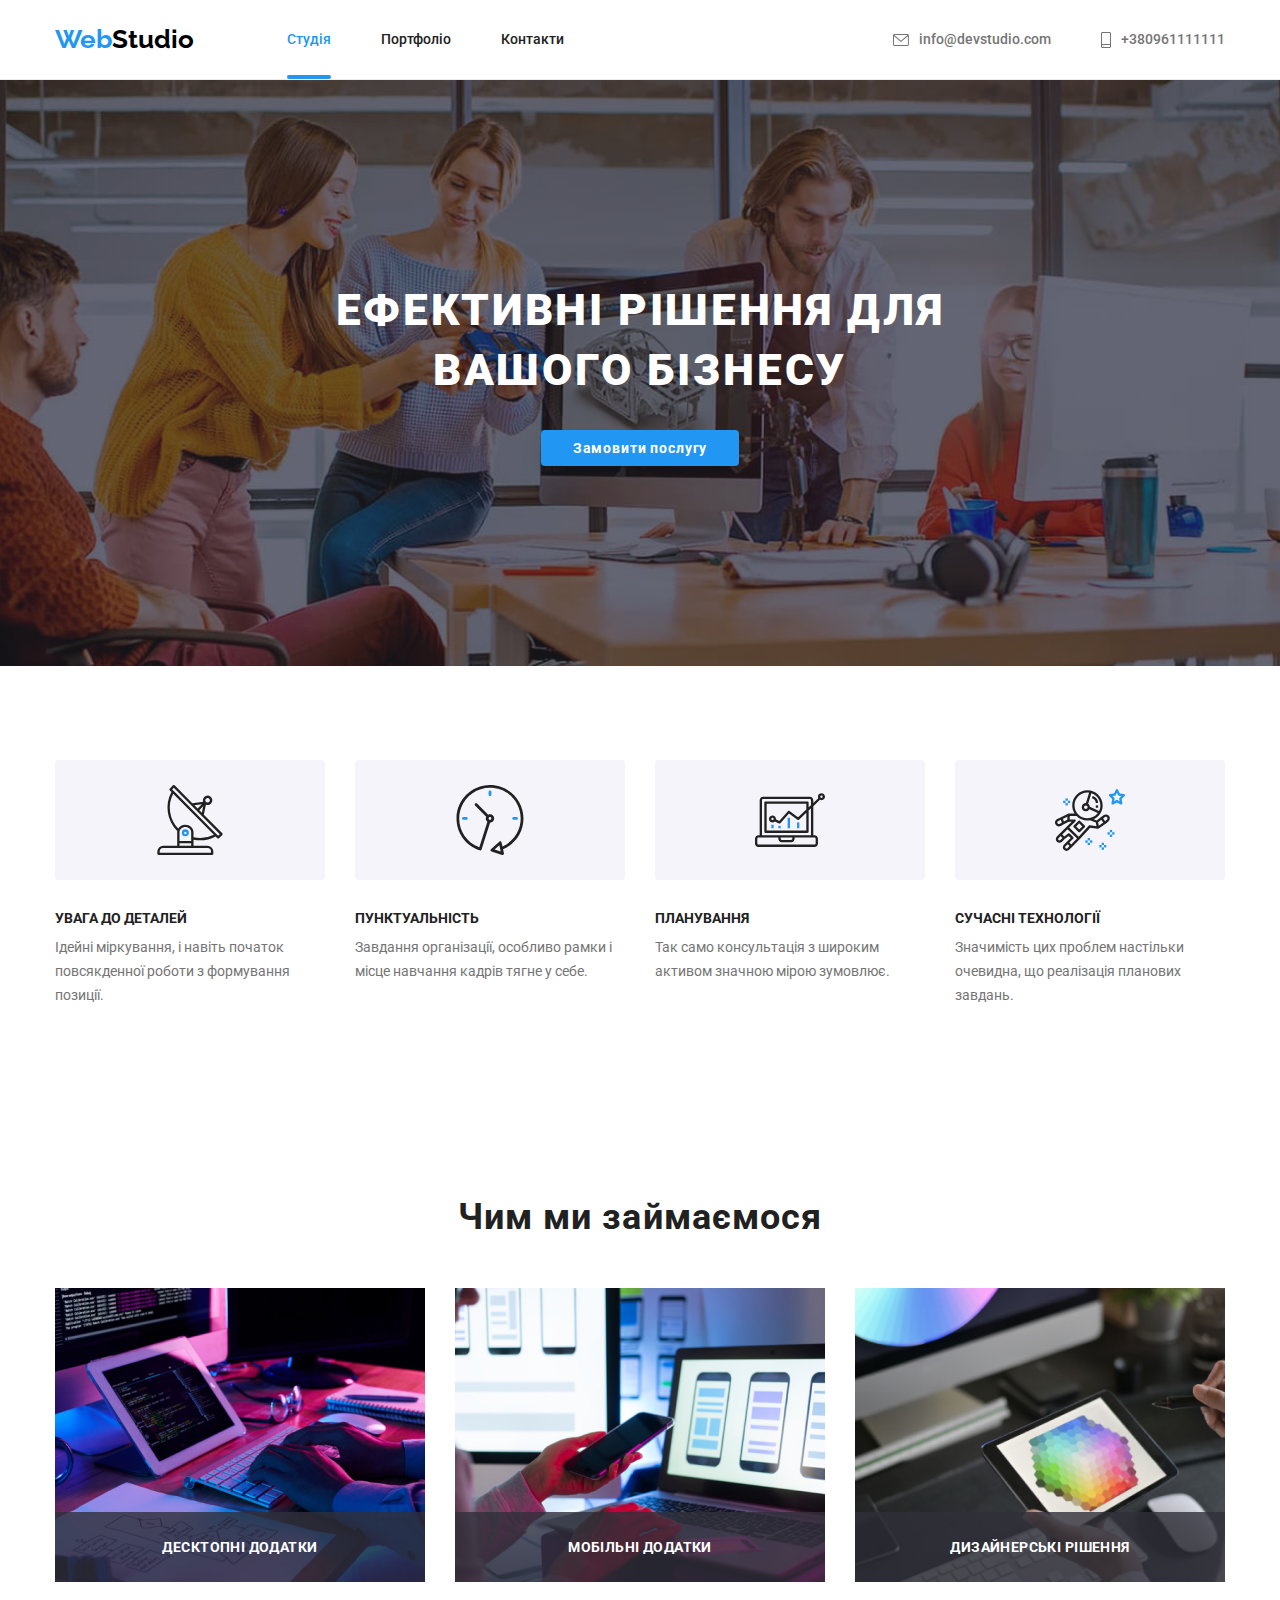
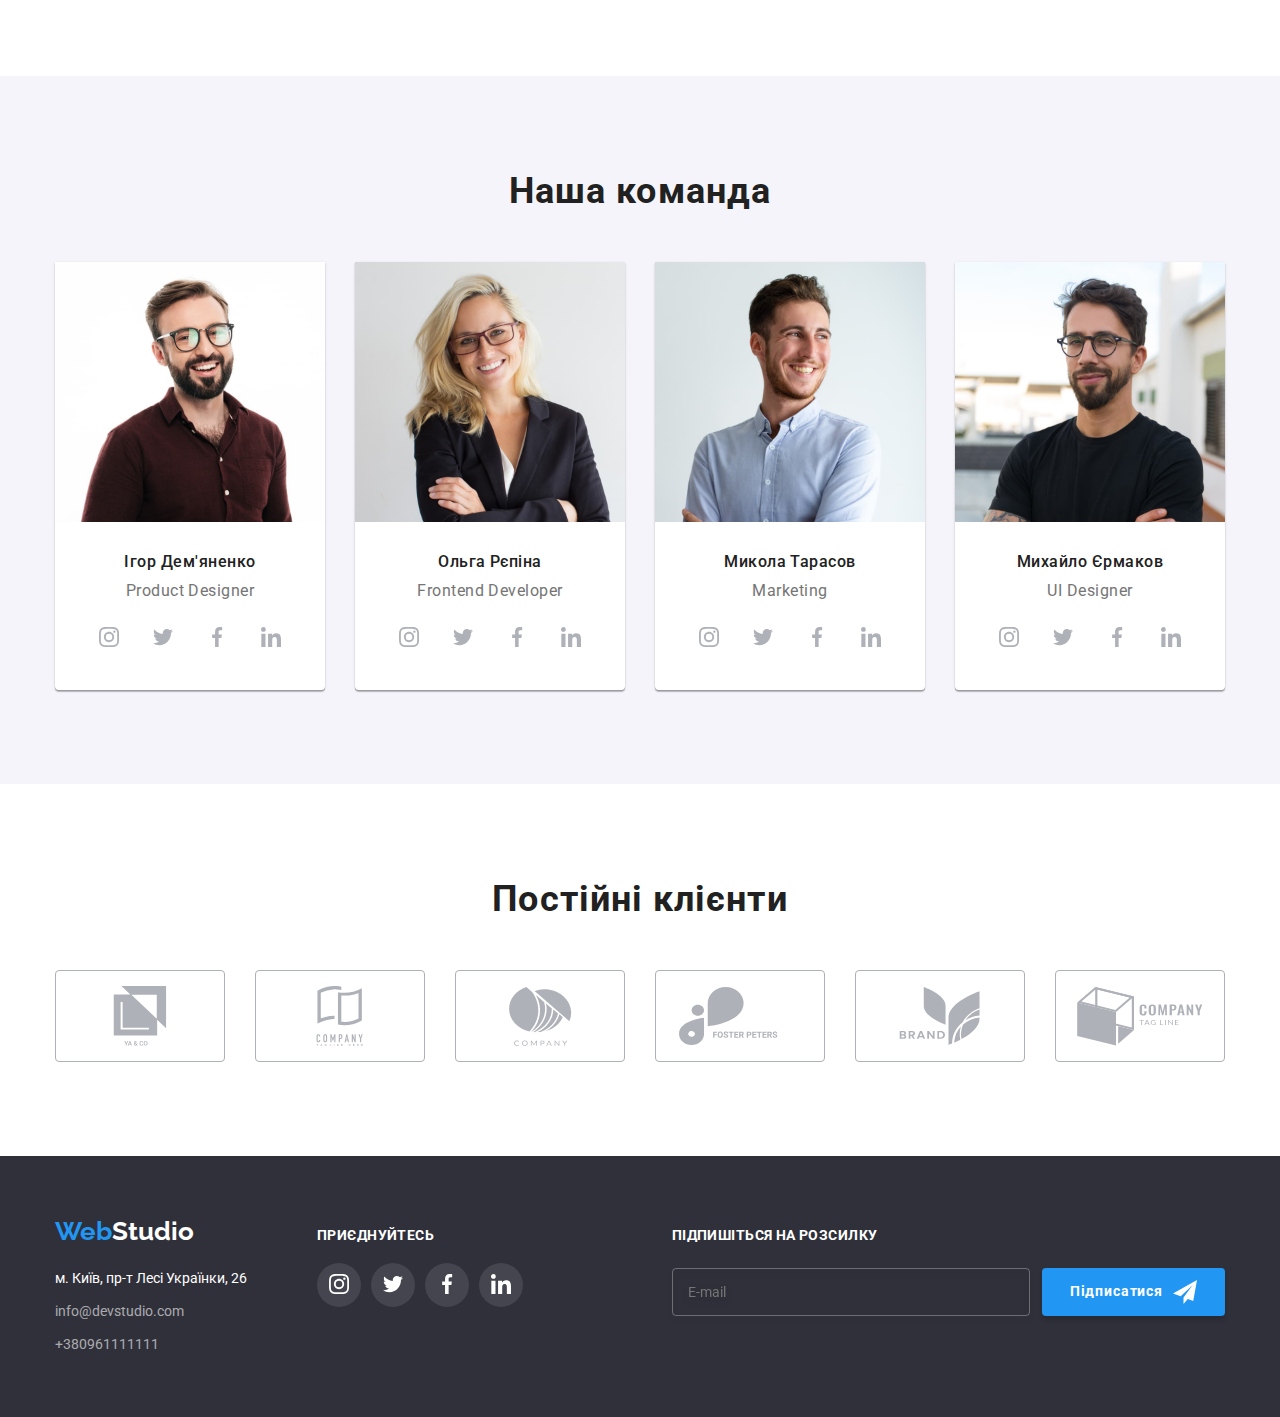
<file: index.html>
<!DOCTYPE html>
<html lang="uk">
  <head>
    <meta charset="UTF-8" />
    <meta http-equiv="X-UA-Compatible" content="IE=edge" />
    <meta name="viewport" content="width=device-width, initial-scale=1.0" />
    <link rel="stylesheet" href="./css/styles.css" />
    <link rel="preconnect" href="https://fonts.googleapis.com" />
    <link rel="preconnect" href="https://fonts.gstatic.com" crossorigin />
    <link
      href="https://cdnjs.cloudflare.com/ajax/libs/modern-normalize/1.1.0/modern-normalize.min.css"
      rel="stylesheet"
    />
    <link
      href="https://fonts.googleapis.com/css2?family=Raleway:wght@700&amp;family=Roboto:wght@400;500;700;900&amp;display=swap"
      rel="stylesheet"
    />
    <link rel="stylesheet" href="./css/styles.css" />
    <title>Студія</title>
  </head>
  <body>
    <header class="page-header">
      <nav class="container main-nav">
        <a href="./index.html" class="logo">
          <span class="logo-web">Web</span>Studio</a
        >
        <ul class="site-nav list">
          <li class="iteam">
            <a href="./index.html" class="link current">Студія</a>
          </li>
          <li class="iteam">
            <a href="./portfolio.html" class="link">Портфоліо</a>
          </li>
          <li class="iteam">
            <a href="" class="link">Контакти</a>
          </li>
        </ul>
        <ul class="contact list">
          <li class="iteam">
            <a href="mailto:info@devstudio.com" class="link">
              <svg class="envelope">
                <use href="./images/icons.svg#icon-envelope"></use></svg
              >info@devstudio.com</a
            >
          </li>
          <li class="iteam">
            <a href="tel:+380961111111" class="link">
              <svg class="smartphone">
                <use href="./images/icons.svg#icon-smartphone"></use></svg
              >+380961111111</a
            >
          </li>
        </ul>
      </nav>
    </header>
    <main>
      <section class="hero">
        <h1 class="hero-title">Ефективні рішення для вашого бізнесу</h1>

        <button class="hero-button" data-modal-open type="button">
          Замовити послугу
        </button>
      </section>
      <section class="section">
        <div class="container">
          <h2 class="section-title rest">Наші переваги</h2>
          <ul class="list flax-lists">
            <li class="desc">
              <h3 class="title">УВАГА ДО ДЕТАЛЕЙ</h3>
              <p class="text">
                Ідейні міркування, і навіть початок повсякденної роботи з
                формування позиції.
              </p>
            </li>
            <li class="desc">
              <h3 class="title">ПУНКТУАЛЬНІСТЬ</h3>
              <p class="text">
                Завдання організації, особливо рамки і місце навчання кадрів
                тягне у себе.
              </p>
            </li>
            <li class="desc">
              <h3 class="title">ПЛАНУВАННЯ</h3>
              <p class="text">
                Так само консультація з широким активом значною мірою зумовлює.
              </p>
            </li>
            <li class="desc">
              <h3 class="title">СУЧАСНІ ТЕХНОЛОГІЇ</h3>
              <p class="text">
                Значимість цих проблем настільки очевидна, що реалізація
                планових завдань.
              </p>
            </li>
          </ul>
        </div>
      </section>
      <section class="section flax">
        <div class="container">
          <h2 class="section-title">Чим ми займаємося</h2>
          <ul class="list flax-list">
            <li class="components">
              <img src="./images/skil-1.png" alt="" width="370" />
              <p class="img-text">ДЕСКТОПНІ ДОДАТКИ</p>
            </li>
            <li class="components">
              <img src="./images/skil-2.png" alt="" width="370" />
              <p class="img-text">МОБІЛЬНІ ДОДАТКИ</p>
            </li>
            <li class="components">
              <img src="./images/skil-3.png" alt="" width="370" />
              <p class="img-text">ДИЗАЙНЕРСЬКІ РІШЕННЯ</p>
            </li>
          </ul>
        </div>
      </section>
      <section class="section team">
        <div class="container">
          <h2 class="section-title">Наша команда</h2>
          <ul class="list flex-icon">
            <li class="icon">
              <img
                class="iteam"
                src="./images/ProductDesigner.jpg"
                alt="Product Designer"
                width="270"
              />
              <div class="profession-name">
                <h3 class="name">Ігор Дем'яненко</h3>
                <p lang="en" class="profession">Product Designer</p>
                <ul class="list-soc list">
                  <li>
                    <a class="link-soc" href="#">
                      <svg class="icon-soc">
                        <use
                          href="./images/icons.svg#icon-instagram"
                          width="20"
                          height="20"
                        ></use>
                      </svg>
                    </a>
                  </li>
                  <li>
                    <a class="link-soc" href="#">
                      <svg class="icon-soc">
                        <use
                          href="./images/icons.svg#icon-twitter"
                          width="20"
                          height="20"
                        ></use>
                      </svg>
                    </a>
                  </li>
                  <li>
                    <a class="link-soc" href="#">
                      <svg class="icon-soc">
                        <use
                          href="./images/icons.svg#icon-facebook"
                          width="20"
                          height="20"
                        ></use>
                      </svg>
                    </a>
                  </li>
                  <li>
                    <a class="link-soc" href="#">
                      <svg class="icon-soc">
                        <use
                          href="./images/icons.svg#icon-linkedin"
                          width="20"
                          height="20"
                        ></use>
                      </svg>
                    </a>
                  </li>
                </ul>
              </div>
            </li>
            <li class="icon">
              <img
                class="iteam"
                src="./images/FrontendDeveloper.jpg"
                alt="Frontend Developer"
                width="270"
              />
              <div class="profession-name">
                <h3 class="name">Ольга Рєпіна</h3>
                <p lang="en" class="profession">Frontend Developer</p>
                <ul class="list-soc list">
                  <li>
                    <a class="link-soc" href="#" target="_blank">
                      <svg class="icon-soc">
                        <use
                          href="./images/icons.svg#icon-instagram"
                          width="20"
                          height="20"
                        ></use>
                      </svg>
                    </a>
                  </li>
                  <li>
                    <a class="link-soc" href="#">
                      <svg class="icon-soc">
                        <use
                          href="./images/icons.svg#icon-twitter"
                          width="20"
                          height="20"
                        ></use>
                      </svg>
                    </a>
                  </li>
                  <li>
                    <a class="link-soc" href="#">
                      <svg class="icon-soc">
                        <use
                          href="./images/icons.svg#icon-facebook"
                          width="20"
                          height="20"
                        ></use>
                      </svg>
                    </a>
                  </li>
                  <li>
                    <a class="link-soc" href="#">
                      <svg class="icon-soc">
                        <use
                          href="./images/icons.svg#icon-linkedin"
                          width="20"
                          height="20"
                        ></use>
                      </svg>
                    </a>
                  </li>
                </ul>
              </div>
            </li>
            <li class="icon">
              <img
                class="iteam"
                src="./images/Marketing.jpg"
                alt="Marketing"
                width="270"
              />
              <div class="profession-name">
                <h3 class="name">Микола Тарасов</h3>
                <p lang="en" class="profession">Marketing</p>
                <ul class="list-soc list">
                  <li>
                    <a class="link-soc" href="#">
                      <svg class="icon-soc">
                        <use
                          href="./images/icons.svg#icon-instagram"
                          width="20"
                          height="20"
                        ></use>
                      </svg>
                    </a>
                  </li>
                  <li>
                    <a class="link-soc" href="#">
                      <svg class="icon-soc">
                        <use
                          href="./images/icons.svg#icon-twitter"
                          width="20"
                          height="20"
                        ></use>
                      </svg>
                    </a>
                  </li>
                  <li>
                    <a class="link-soc" href="#">
                      <svg class="icon-soc">
                        <use
                          href="./images/icons.svg#icon-facebook"
                          width="20"
                          height="20"
                        ></use>
                      </svg>
                    </a>
                  </li>
                  <li>
                    <a class="link-soc" href="#">
                      <svg class="icon-soc">
                        <use
                          href="./images/icons.svg#icon-linkedin"
                          width="20"
                          height="20"
                        ></use>
                      </svg>
                    </a>
                  </li>
                </ul>
              </div>
            </li>
            <li class="icon">
              <img
                class="iteam"
                src="./images/UIDesigner.jpg"
                alt="UI Designer"
                width="270"
              />
              <div class="profession-name">
                <h3 class="name">Михайло Єрмаков</h3>
                <p lang="en" class="profession">UI Designer</p>
                <ul class="list-soc list">
                  <li>
                    <a class="link-soc" href="#">
                      <svg class="icon-soc">
                        <use
                          href="./images/icons.svg#icon-instagram"
                          width="20"
                          height="20"
                        ></use>
                      </svg>
                    </a>
                  </li>
                  <li>
                    <a class="link-soc" href="#">
                      <svg class="icon-soc">
                        <use
                          href="./images/icons.svg#icon-twitter"
                          width="20"
                          height="20"
                        ></use>
                      </svg>
                    </a>
                  </li>
                  <li>
                    <a class="link-soc" href="#">
                      <svg class="icon-soc">
                        <use
                          href="./images/icons.svg#icon-facebook"
                          width="20"
                          height="20"
                        ></use>
                      </svg>
                    </a>
                  </li>
                  <li>
                    <a class="link-soc" href="#">
                      <svg class="icon-soc">
                        <use
                          href="./images/icons.svg#icon-linkedin"
                          width="20"
                          height="20"
                        ></use>
                      </svg>
                    </a>
                  </li>
                </ul>
              </div>
            </li>
          </ul>
        </div>
      </section>
      <section class="section">
        <div class="container">
          <h2 class="section-title">Постійні клієнти</h2>
          <ul class="clients-list list">
            <li class="iteam-clients">
              <a
                href="#"
                class="clients-url"
                target="_blank"
                rel="noopener noreferrer nofollow"
              >
                <svg class="icon-logo" height="60">
                  <use href="./images/icons.svg#icon-client-1"></use>
                </svg>
              </a>
            </li>
            <li class="iteam-clients">
              <a
                href="#"
                class="clients-url"
                target="_blank"
                rel="noopener noreferrer nofollow"
              >
                <svg class="icon-logo" height="60">
                  <use href="./images/icons.svg#icon-client-2"></use>
                </svg>
              </a>
            </li>
            <li class="iteam-clients">
              <a
                href="#"
                class="clients-url"
                target="_blank"
                rel="noopener noreferrer nofollow "
              >
                <svg class="icon-logo" height="60">
                  <use href="./images/icons.svg#icon-client-3"></use>
                </svg>
              </a>
            </li>
            <li class="iteam-clients">
              <a
                href="#"
                class="clients-url"
                target="_blank"
                rel="noopener noreferrer nofollow "
              >
                <svg class="icon-logo" height="60">
                  <use href="./images/icons.svg#icon-client-4"></use>
                </svg>
              </a>
            </li>
            <li class="iteam-clients">
              <a
                href="#"
                class="clients-url"
                target="_blank"
                rel="noopener noreferrer nofollow "
              >
                <svg class="icon-logo" height="60">
                  <use href="./images/icons.svg#icon-client-5"></use>
                </svg>
              </a>
            </li>
            <li class="iteam-clients">
              <a
                href="#"
                class="clients-url"
                target="_blank"
                rel="noopener noreferrer nofollow "
              >
                <svg class="icon-logo" height="60">
                  <use href="./images/icons.svg#icon-client-6"></use>
                </svg>
              </a>
            </li>
          </ul>
        </div>
      </section>
      <div data-modal class="backdrop is-hidden">
        <div class="modal">
          <button data-modal-close class="modal-button">
            <svg width="11" height="11">
              <use href="./images/icons.svg#icon-close"></use>
            </svg>
          </button>

          <form class="form js-speaker-form">
            <h2 class="form-title">Залиште свої дані, ми вам передзвонимо</h2>
            <div class="form-field">
              <label for="name">
                <svg class="form-field-img" width="12" height="12">
                  <use href="./images/icons.svg#icon-contact"></use></svg
                >Ім'я</label
              >
              <input type="text" id="name" />
            </div>
            <div class="form-field">
              <label for="tel">
                <svg class="form-field-img" width="13" height="13">
                  <use href="./images/icons.svg#icon-tel"></use></svg
                >Телефон</label
              >
              <input type="text" id="tel" placeholder=" " />
            </div>
            <div class="form-field">
              <label for="email"
                ><svg class="form-field-img" width="15" height="12">
                  <use href="./images/icons.svg#icon-mail"></use></svg
                >Пошта</label
              >
              <input type="text" id="email" />
            </div>
            <div class="form-field">
              <label for="comment">Коментар</label>
              <textarea
                name="comment"
                id="comment"
                cols="30"
                rows="10"
                placeholder="Введіть текст"
              ></textarea>
            </div>

            <div class="form-checkbox">
              <label class="label-checkbox">
                <input
                  class="input-checkbox rest"
                  type="checkbox"
                  name="user-agreement"
                  value="agree"
                  id="checkbox"
                />
                <span class="custom-check">
                  <svg class="check-icon" width="16" height="15"></svg>
                </span>
                Погоджуюся з розсилкою та приймаю
                <a href="" class="form-link">Умови договору</a>
              </label>
            </div>

            <button class="form-button" type="submit">Відправити</button>
          </form>
        </div>
      </div>
      <script src="./js/modal.js"></script>
    </main>
    <footer class="control">
      <div class="container flex-footer">
        <div>
          <a href="./index.html" class="logo">
            <span class="logo-web">Web</span>Studio</a
          >
          <address class="control-address">
            <ul class="list">
              <li class="info">
                <a
                  href="https://goo.gl/maps/CPtrU1FHBa2aNyZL9"
                  target="_blank"
                  rel="noopener noreferrer nofollow"
                  class="link-adress"
                  >м. Київ, пр-т Лесі Українки, 26</a
                >
              </li>
              <li class="info">
                <a href="mailto:info@devstudio.com" class="contacts"
                  >info@devstudio.com</a
                >
              </li>
              <li class="info">
                <a href="tel:+380961111111" class="contacts">+380961111111</a>
              </li>
            </ul>
          </address>
        </div>
        <div class="footer-social-network">
          <h3 class="foter-title">Приєднуйтесь</h3>
          <ul class="social-list list">
            <li>
              <a class="footer-icon" href="#" aria-label="instagram">
                <svg class="footer-social">
                  <use
                    href="./images/icons.svg#icon-instagram"
                    width="20"
                    height="20"
                  ></use>
                </svg>
              </a>
            </li>
            <li>
              <a class="footer-icon" href="#" aria-label="twitter">
                <svg class="footer-social">
                  <use
                    href="./images/icons.svg#icon-twitter"
                    width="20"
                    height="20"
                  ></use>
                </svg>
              </a>
            </li>
            <li>
              <a class="footer-icon" href="#" aria-label="facebook">
                <svg class="footer-social">
                  <use
                    href="./images/icons.svg#icon-facebook"
                    width="20"
                    height="20"
                  ></use>
                </svg>
              </a>
            </li>
            <li>
              <a class="footer-icon" href="#" aria-label="linkedin">
                <svg class="footer-social">
                  <use
                    href="./images/icons.svg#icon-linkedin"
                    width="20"
                    height="20"
                  ></use>
                </svg>
              </a>
            </li>
          </ul>
        </div>
        <div class="footer-e-mail">
          <span class="footer-label"
            ><label for="name-email">Підпишіться на розсилку</label></span
          >
          <form class="footer-form">
            <input type="text" id="name-email" placeholder="E-mail" />
            <button class="footer-form-button" type="submit">
              Підписатися<svg class="button-send" width="24" height="24">
                <use href="./images/icons.svg#icon-send"></use>
              </svg>
            </button>
          </form>
        </div>
      </div>
    </footer>
  </body>
</html>
</file>
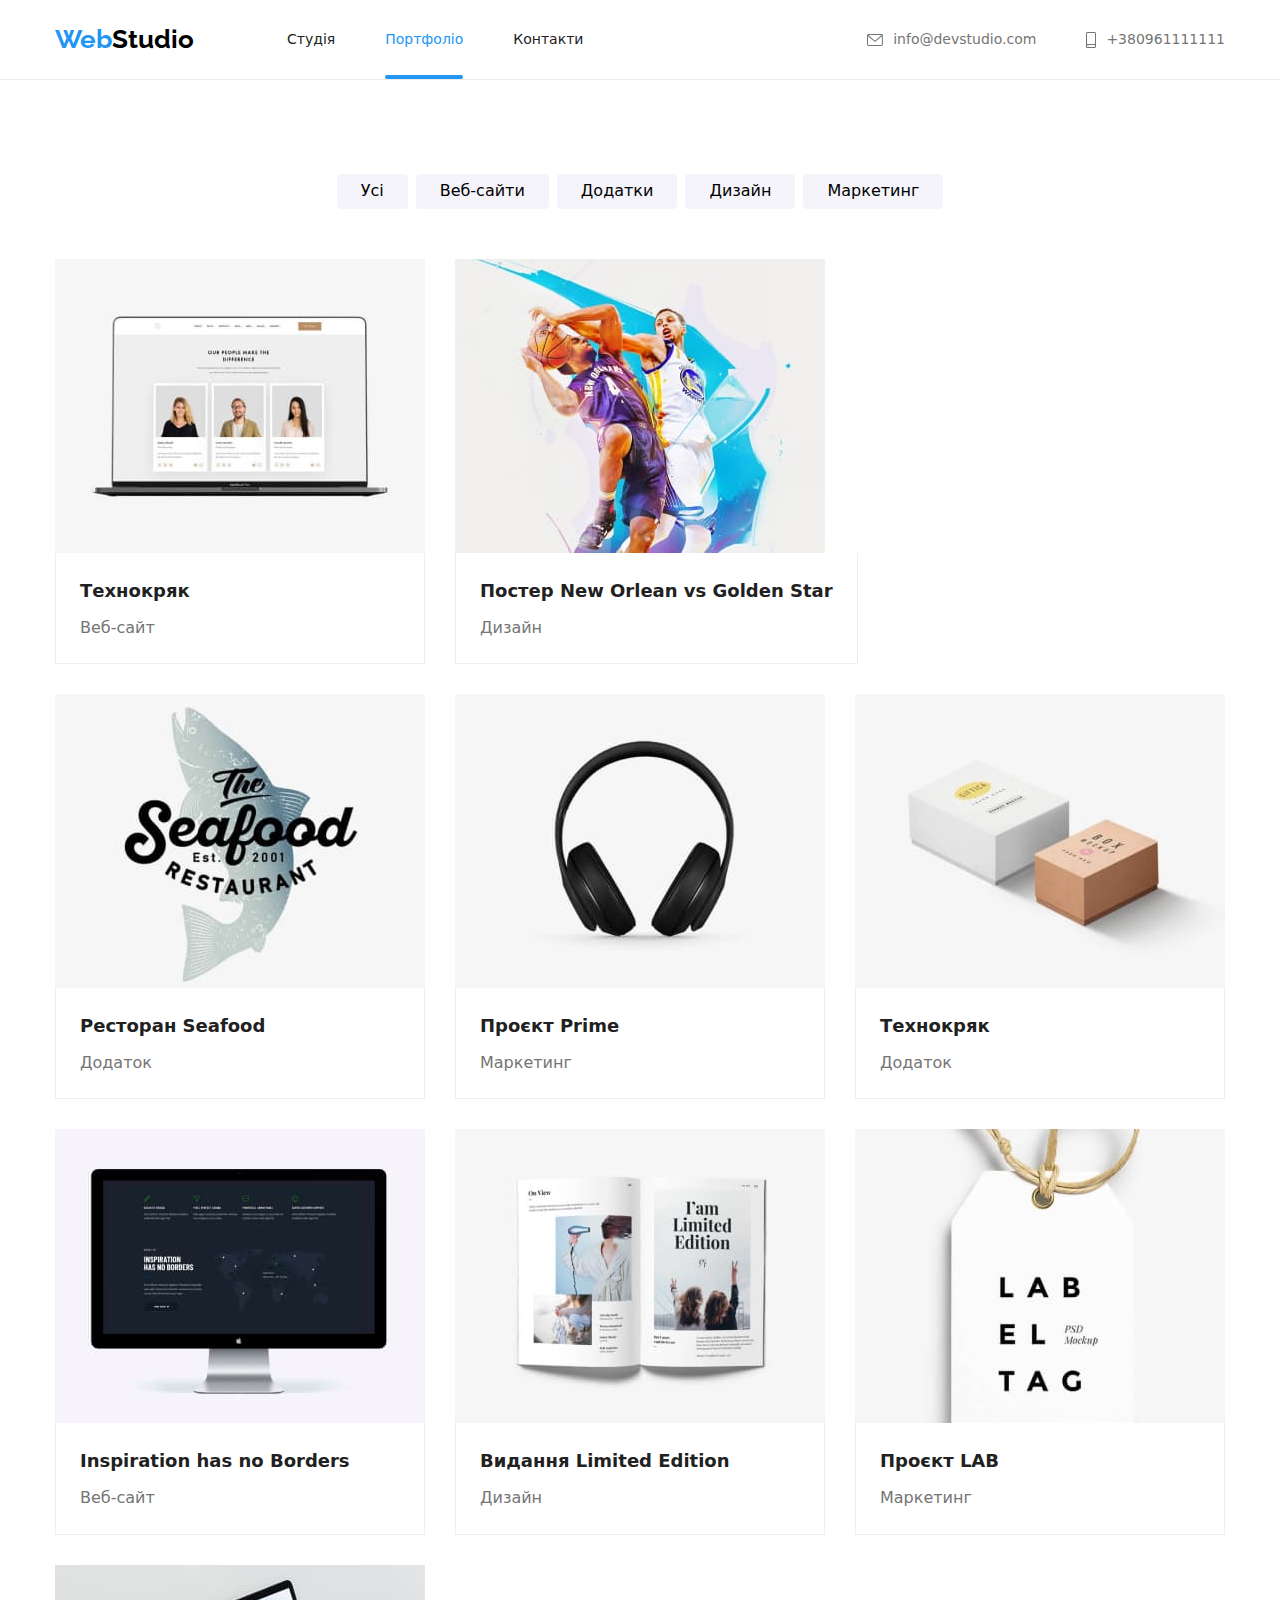
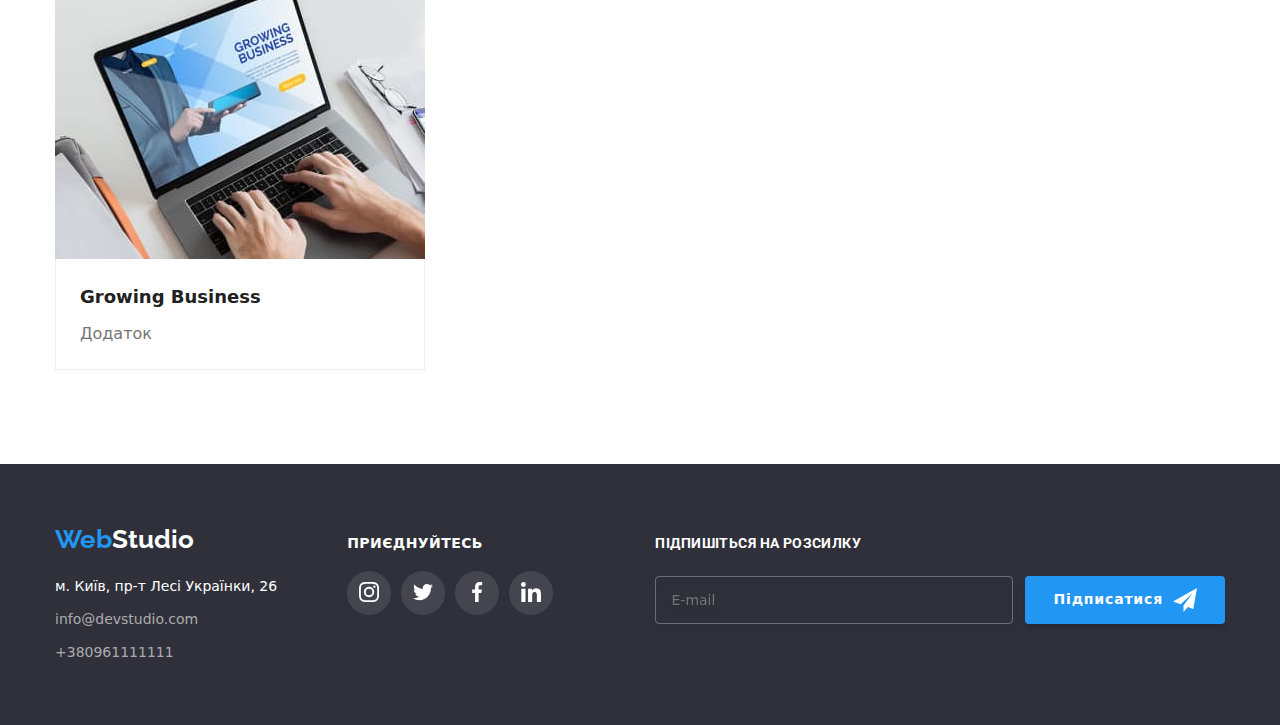
<file: portfolio.html>
<!DOCTYPE html>
<html lang="uk">
  <head>
    <meta charset="UTF-8" />
    <meta http-equiv="X-UA-Compatible" content="IE=edge" />
    <meta name="viewport" content="width=device-width, initial-scale=1.0" />
    <link rel="stylesheet" href="./css/styles.css" />
    <link rel="preconnect" href="https://fonts.googleapis.com" />
    <link rel="preconnect" href="https://fonts.gstatic.com" crossorigin />
    <link
      href="https://fonts.googleapis.com/css2?family=Raleway:wght@700&family=Roboto:wght@400;500;700;900&display=swap"
      rel="stylesheet"
    />
    <link
      href="https://cdnjs.cloudflare.com/ajax/libs/modern-normalize/1.1.0/modern-normalize.min.css"
      rel="stylesheet"
    />
    <title>Портфоліо</title>
  </head>
  <body>
    <header class="page-header">
      <nav class="container main-nav">
        <a href="./index.html" class="logo">
          <span class="logo-web">Web</span>Studio</a
        >
        <ul class="site-nav list">
          <li class="iteam">
            <a href="./index.html" class="link">Студія</a>
          </li>
          <li class="iteam">
            <a href="./portfolio.html" class="link current">Портфоліо</a>
          </li>
          <li class="iteam">
            <a href="" class="link">Контакти</a>
          </li>
        </ul>
        <ul class="contact list">
          <li class="iteam">
            <a href="mailto:info@devstudio.com" class="link">
              <svg class="envelope">
                <use href="/images/icons.svg#icon-envelope"></use></svg
              >info@devstudio.com</a
            >
          </li>
          <li class="iteam">
            <a href="tel:+380961111111" class="link">
              <svg class="smartphone">
                <use href="/images/icons.svg#icon-smartphone"></use></svg
              >+380961111111</a
            >
          </li>
        </ul>
      </nav>
    </header>
    <main>
      <section class="section">
        <div class="container">
          <h1 class="section-title rest">Портфоліо</h1>
          <ul class="buttons">
            <li class="text current">
              <button type="button" class="btn-text">Усі</button>
            </li>
            <li class="text">
              <button type="button" class="btn-text">Веб-сайти</button>
            </li>
            <li class="text">
              <button type="button" class="btn-text">Додатки</button>
            </li>
            <li class="text">
              <button type="button" class="btn-text">Дизайн</button>
            </li>
            <li class="text">
              <button type="button" class="btn-text">Маркетинг</button>
            </li>
          </ul>
          <ul class="btn">
            <li class="iteam">
              <a class="iteam-site" href="">
                <div class="img-overlay">
                  <img src="./images/веб-сайт.jpg" alt="веб-сайт" width="370" />
                  <p class="text-overlay">
                    Ресурс пропонує комплексні пропозиції з різним рівнем
                    функціоналу та сервісів. Все це дозволить відвідувачу
                    отримати вичерпні відомості про компанію чи приватну особу.
                  </p>
                </div>
                <div class="iteam-text">
                  <h3 class="title">Технокряк</h3>
                  <p class="subtitle">Веб-сайт</p>
                </div>
              </a>
            </li>
            <li class="iteam">
              <a class="iteam-site" href="">
                <div class="img-overlay">
                  <img src="./images/Дизайн.jpg" alt="Дизайн" width="370" />
                  <p class="text-overlay">
                    Ресурс пропонує комплексні пропозиції з різним рівнем
                    функціоналу та сервісів. Все це дозволить відвідувачу
                    отримати вичерпні відомості про компанію чи приватну особу.
                  </p>
                </div>
                <div class="iteam-text">
                  <h3 class="title">Постер New Orlean vs Golden Star</h3>
                  <p class="subtitle">Дизайн</p>
                </div>
              </a>
            </li>
            <li class="iteam">
              <a class="iteam-site" href="">
                <div class="img-overlay">
                  <img src="./images/додаток.jpg" alt="додаток" width="370" />
                  <p class="text-overlay">
                    Ресурс пропонує комплексні пропозиції з різним рівнем
                    функціоналу та сервісів. Все це дозволить відвідувачу
                    отримати вичерпні відомості про компанію чи приватну особу.
                  </p>
                </div>

                <div class="iteam-text">
                  <h3 class="title">Ресторан Seafood</h3>
                  <p class="subtitle">Додаток</p>
                </div>
              </a>
            </li>
            <li class="iteam">
              <a class="iteam-site" href="">
                <div class="img-overlay">
                  <img
                    src="./images/маркетинг.jpg"
                    alt="маркетинг"
                    width="370"
                  />
                  <p class="text-overlay">
                    Ресурс пропонує комплексні пропозиції з різним рівнем
                    функціоналу та сервісів. Все це дозволить відвідувачу
                    отримати вичерпні відомості про компанію чи приватну особу.
                  </p>
                </div>

                <div class="iteam-text">
                  <h3 class="title">Проєкт Prime</h3>
                  <p class="subtitle">Маркетинг</p>
                </div>
              </a>
            </li>
            <li class="iteam">
              <a class="iteam-site" href="">
                <div class="img-overlay">
                  <img src="./images/додаток2.jpg" alt="додаток2" width="370" />
                  <p class="text-overlay">
                    Ресурс пропонує комплексні пропозиції з різним рівнем
                    функціоналу та сервісів. Все це дозволить відвідувачу
                    отримати вичерпні відомості про компанію чи приватну особу.
                  </p>
                </div>

                <div class="iteam-text">
                  <h3 class="title">Технокряк</h3>
                  <p class="subtitle">Додаток</p>
                </div>
              </a>
            </li>
            <li class="iteam">
              <a class="iteam-site" href="">
                <div class="img-overlay">
                  <img src="./images/вебсайт.jpg" alt="вебсайт" width="370" />
                  <p class="text-overlay">
                    Ресурс пропонує комплексні пропозиції з різним рівнем
                    функціоналу та сервісів. Все це дозволить відвідувачу
                    отримати вичерпні відомості про компанію чи приватну особу.
                  </p>
                </div>

                <div class="iteam-text">
                  <h3 lang="en" class="title">Inspiration has no Borders</h3>
                  <p class="subtitle">Веб-сайт</p>
                </div>
              </a>
            </li>
            <li class="iteam">
              <a class="iteam-site" href="">
                <div class="img-overlay">
                  <img src="./images/дизайн2.jpg" alt="дизайн2" width="370" />
                  <p class="text-overlay">
                    Ресурс пропонує комплексні пропозиції з різним рівнем
                    функціоналу та сервісів. Все це дозволить відвідувачу
                    отримати вичерпні відомості про компанію чи приватну особу.
                  </p>
                </div>

                <div class="iteam-text">
                  <h3 class="title">Видання Limited Edition</h3>
                  <p class="subtitle">Дизайн</p>
                </div>
              </a>
            </li>
            <li class="iteam">
              <a class="iteam-site" href="">
                <div class="img-overlay">
                  <img src="./images/марк2.jpg" alt="Маркетинг2" width="370" />
                  <p class="text-overlay">
                    Ресурс пропонує комплексні пропозиції з різним рівнем
                    функціоналу та сервісів. Все це дозволить відвідувачу
                    отримати вичерпні відомості про компанію чи приватну особу.
                  </p>
                </div>

                <div class="iteam-text">
                  <h3 class="title">Проєкт LAB</h3>
                  <p class="subtitle">Маркетинг</p>
                </div>
              </a>
            </li>
            <li class="iteam">
              <a class="iteam-site" href="">
                <div class="img-overlay">
                  <img src="./images/дод.jpg" alt="додаток" width="370" />
                  <p class="text-overlay">
                    Ресурс пропонує комплексні пропозиції з різним рівнем
                    функціоналу та сервісів. Все це дозволить відвідувачу
                    отримати вичерпні відомості про компанію чи приватну особу.
                  </p>
                </div>

                <div class="iteam-text">
                  <h3 class="title">Growing Business</h3>
                  <p class="subtitle">Додаток</p>
                </div>
              </a>
            </li>
          </ul>
        </div>
      </section>
    </main>
    <footer class="control">
      <div class="container flex-footer">
        <div>
          <a href="./index.html" class="logo">
            <span class="logo-web">Web</span>Studio</a
          >
          <address class="control-address">
            <ul class="list">
              <li class="info">
                <a
                  href="https://goo.gl/maps/CPtrU1FHBa2aNyZL9"
                  target="_blank"
                  rel="noopener noreferrer nofollow"
                  class="link-adress"
                  >м. Київ, пр-т Лесі Українки, 26</a
                >
              </li>
              <li class="info">
                <a href="mailto:info@devstudio.com" class="contacts"
                  >info@devstudio.com</a
                >
              </li>
              <li class="info">
                <a href="tel:+380961111111" class="contacts">+380961111111</a>
              </li>
            </ul>
          </address>
        </div>
        <div class="footer-social-network">
          <h3 class="foter-title">Приєднуйтесь</h3>
          <ul class="social-list list">
            <li>
              <a class="footer-icon" href="#" aria-label="instagram">
                <svg class="footer-social">
                  <use
                    href="./images/icons.svg#icon-instagram"
                    width="20"
                    height="20"
                  ></use>
                </svg>
              </a>
            </li>
            <li>
              <a class="footer-icon" href="#" aria-label="twitter">
                <svg class="footer-social">
                  <use
                    href="./images/icons.svg#icon-twitter"
                    width="20"
                    height="20"
                  ></use>
                </svg>
              </a>
            </li>
            <li>
              <a class="footer-icon" href="#" aria-label="facebook">
                <svg class="footer-social">
                  <use
                    href="./images/icons.svg#icon-facebook"
                    width="20"
                    height="20"
                  ></use>
                </svg>
              </a>
            </li>
            <li>
              <a class="footer-icon" href="#" aria-label="linkedin">
                <svg class="footer-social">
                  <use
                    href="./images/icons.svg#icon-linkedin"
                    width="20"
                    height="20"
                  ></use>
                </svg>
              </a>
            </li>
          </ul>
        </div>
        <div class="footer-e-mail">
          <span class="footer-label"
            ><label for="name-email">Підпишіться на розсилку</label></span
          >
          <form class="footer-form">
            <input type="text" id="name-email" placeholder="E-mail" />
            <button class="footer-form-button" type="submit">
              Підписатися<svg class="button-send" width="24" height="24">
                <use href="./images/icons.svg#icon-send"></use>
              </svg>
            </button>
          </form>
        </div>
      </div>
    </footer>
  </body>
</html>
</file>
<file: css/styles.css>
:root {
    --primart-text-color:#757575;
    --title-text-color:#212121;
    --accent-text-color:#2196F3;
    --white-text-color:#FFFFFF;
    --primary-button-color:#F5F4FA;
    --border-color:#EEEEEE;
    --color-link:#AFB1B8;
    --timing-function: cubic-bezier(0.4, 0, 0.2, 1) ;
}
.list {
    color:var(--primart-text-color) ;
    list-style: none;
    padding: 0;
    margin: 0;
}
/*Скидає заголовки*/
.rest   
 {
        position: absolute;
        width: 1px;
        height: 1px;
        margin: -1px;
        border: 0;
        padding: 0;
        white-space: nowrap;
        clip-path: inset(100%);
        clip: rect(0 0 0 0);
        overflow: hidden;
      }
     
      p,
      h1,
      h2,
      h3,
      h4,
      h5,
      h6 {
        margin: 0;
      }
      ul,
      ol {
        margin: 0;
        padding-left: 0;
      }
      button {
        cursor: pointer;
      }
      address {
        font-style: normal;
      }
      img {
        display: block;
      }

body {
     background-color:#FFFFFF ; 
     color: #757575;

     font-family:"Roboto", sans-serif;
     font-size: 14px;
     line-height: 1.7;
}


    /*logo*/
.page-header {
        padding-top: 24px;
        padding-bottom: 24px;
        border-bottom:  1px solid #ECECEC;
        
        
 }
.container {
    width: 1200px;
    margin-left: auto;
    margin-right: auto;
    padding-left: 15px;
    padding-right: 15px;
    
   
}
.logo {
    color:#000000 ;
    font-family: "Raleway";
    font-weight: 700;
    font-size: 26px;
    line-height: 1.2;
    text-decoration: none;

}
.logo-web {
    color: var(--accent-text-color);

    font-weight: 700;
    font-size: 26px;
    line-height: 1.2;
}
/*site-nav*/
.main-contact {
    display: flex;
    align-items: center;
}

.main-nav {
    display: flex;
    align-items: center;
   
}
.site-nav {
    display: flex;
    margin-left: 93px;
    
}
.site-nav .iteam:not(:last-child) {
    margin-right: 50px;
}
.site-nav .link{
    color: var(--title-text-color);
    position: relative;

    font-weight: 500;
    font-size: 14px;
    line-height: 1.14;
    padding-bottom: 32px;
    padding-top: 32px;

    text-decoration: none;
    transition: color 250ms var(--timing-function);
}

.site-nav .link.current {
    color: var(--accent-text-color);
   
    
}
.site-nav .link:hover, .site-nav .link:focus {
    color: var(--accent-text-color);
    
}
.iteam .current::after {
    content: "";
    display: block;
    width: 100%;
    height: 4px;
    background-color: var(--accent-text-color);
    position: absolute;
    left: 0;
    bottom: 0;
    border-radius: 2px;

    
}
    /* Contact*/
.envelope {
    width: 16px;
    height: 12px;
    margin-right: 10px;
    vertical-align: middle;
    fill: currentColor;
}
.smartphone {
    width: 10px;
    height: 16px;
    margin-right: 10px;
    fill: currentColor;
    vertical-align: middle;
}

.contact {
    display: flex;
    margin-left: auto;
}

.contact .iteam:not(:last-child) {   
margin-right: 50px;
    
}
.contact .link {
    color: var(--primart-text-color);
    
    font-weight: 500;
    font-size: 14px;
    line-height: 1.14;
    padding-top: 32px;
    padding-bottom: 32px;

    text-decoration: none;

    transition: color 250ms var(--timing-function);
}
.contact .link:hover,
.contact .link:focus {
    color: var(--accent-text-color);
}
/*Hero*/
.hero {
    max-width: 1600px;
   
    background-color: #2F303A;
     background-image: linear-gradient( to right , rgba(47, 48, 58, 0.4) , rgba(47, 48, 58, 0.4) ),
        url(../images/hero-img.jpg);
     background-repeat: no-repeat;
     background-position: center;
     background-size: cover;
    text-align: center;
    padding-top: 200px;
    padding-bottom: 200px;
    margin: 0 auto;
    
}
.hero .hero-title {
     color:#FFFFFF ;   
     margin-top: 0;
     margin-bottom: 30px;
     margin-left: auto;
     margin-right: auto;
     width: 696px;
      
    font-weight: 900;
    font-size: 44px;
    line-height: 60px; 
    letter-spacing: 0.06em;
    text-transform: uppercase;

}
/*Button*/
.hero-button {
    
    padding-top: 10px;
    padding-bottom: 10px;
    padding-right: 32px;
    padding-left: 32px;
    cursor: pointer;
    box-shadow: 0px 4px 4px rgba(0, 0, 0, 0.15);
    border-radius: 4px;
    border: none;

    font-family: inherit;
    font-weight: 700;
    letter-spacing: 0.06em;
   

    color: var(--white-text-color);
    background-color: var(--accent-text-color);


    
    

}
/*Our advantages*/
 .desc::before {
    content: '';
    display: block;
    height: 120px;
    margin-bottom: 30px;
    border-radius: 4px;
    color: var(--primart-text-color);
    background-color:var(--primary-button-color);
    background-repeat: no-repeat;
    background-position: center ;
    
} 
.desc:nth-child(1)::before {
    background-image: url(../images/antenna.svg);  
}
.desc:nth-child(2)::before {
    background-image: url(../images/clock.svg);
}
.desc:nth-child(3)::before {
    background-image: url(../images/diagram.svg);
}
.desc:nth-child(4)::before {
    background-image: url(../images/astronaut.svg);
}

.flax-lists {
display: flex;
}
.flax-lists .desc {
    width: 270px;
}
.flax-lists .desc:not(:last-child) {
    margin-right: 30px;
}

.list .title {
    color: var(--title-text-color);

    margin-top: 0;
    margin-bottom: 24px;

    font-weight: 700;
    font-size: 14px;
    line-height: 16px;
    margin-bottom: 10px;
}
.list p {
    margin-top: 0;
    margin-bottom: 0;
}
/*Section*/
.section{
    padding-top: 94px;
    padding-bottom: 94px;
}

.section.team {
    background: #F5F4FA;
}
.section-title {
    color: var(--title-text-color);

    font-weight: 700;
    font-size: 36px;
    line-height: 42px;
    text-align: center;
    letter-spacing: 0.03em;

    margin-top: 0;
    margin-bottom: 0;
}
.flex .components {
    display: flex;
   

}
.flax-list {
    display: flex;
    justify-content: center;
    position: relative;
    
}

.flax-list .components:not(:last-child) {
    margin-right: 30px;
}
.flax .section-title {
    margin-bottom: 50px;
}
.img-text {
    position: absolute;
    bottom: 0;
    padding-top: 27px;
    width: 370px;
    height: 70px;
    background-color: rgba(47, 48, 58, 0.8);
   
    
    
    font-family: Roboto;
    font-size: 14px;
    font-weight: 700;
    line-height: 16px;
    letter-spacing: 0.03em;
    text-align: center;
    color: var(--white-text-color);

}
/*Team*/
.list .name {
    color: var(--title-text-color);

    font-weight: 500;
    font-size: 16px;
    line-height: 1.2;
    text-align: center;
    letter-spacing: 0.03em;
}
.flex-icon {
    display: flex;
}
.flex-icon .icon:not(:last-child) {
    margin-right: 30px;

}
.flex-icon .icon {
    background-color: var(--white-text-color);


box-shadow: 0px 1px 3px rgba(0, 0, 0, 0.12), 0px 1px 1px rgba(0, 0, 0, 0.14), 0px 2px 1px rgba(0, 0, 0, 0.2);
border-radius: 0px 0px 4px 4px;

}
.team .section-title {
    margin-bottom: 50px;
}

.list .profession {
    font-size: 16px;
    line-height: 1.2;
    text-align: center;
    letter-spacing: 0.03em;
    margin-bottom: 16px;
}
 .flex-icon .profession-name {
    padding-top: 30px;
    padding-bottom: 30px; /* 30px!!!!!!!!!!!*/
 }
 .flex-icon .name {
    margin-top: 0;
    margin-bottom: 10px;
 }
 /*-----------------------------------------------------------------------------------------------------------------------------------------*/
 
 .icon-soc {
    fill: #AFB1B8;
    width: 20px;
    height: 22px;
    transition: fill 250ms var(--timing-function);

 }
 .list-soc {
    display: flex;
    justify-content: center;
    align-items: center;  
    gap: 10px;
    
 }
 .link-soc {
   
    display: flex;
    justify-content: center;
    align-items: center;
    width: 44px;
    height: 44px;
    transition: background-color 250ms var(--timing-function);
    border-radius: 50%
   
    
 }
 .link-soc:hover,
 .link-soc:focus {
    background-color: var(--accent-text-color);
    
 }

 .link-soc:hover .icon-soc,
 .link-soc:focus .icon-soc {
   fill:var(--white-text-color);
 }
 
 
/*Footer---------------------------------------------------------------------------------------------------------------------------------------*/
.flex-footer {
    display: flex;
    align-items: baseline;
}
.footer-social-network {
    margin-left: 70px;
   
}
.social-list {
    display: flex;
    gap: 10px;
    justify-content: center;
}
.footer-social {
    width: 20px;
    height: 22px;
    display: flex;
    align-items: center;
  
}

.footer-icon {
    display: flex;
    justify-content: center;
    align-items: center;
    width: 44px;
    height: 44px;
    border-radius: 100%;
    background: rgba(255, 255, 255, 0.1);
    fill: var(--white-text-color);
    transition: background-color 250ms var(--timing-function);
    
}
.footer-icon:hover,
.footer-icon:focus {
    background-color: var(--accent-text-color);
}

.foter-title {
    display: inline-block;
    font-family: inherit;
    font-size: 14px;
    font-weight: 700;
    line-height: 16px;
    letter-spacing: 0.03em;
    text-transform: uppercase;
    color: var(--white-text-color); 
    margin-bottom: 20px;
    
}
.control {
    background: #2F303A;

    text-decoration: none;
    font-style: normal;
    padding-top: 60px;
    padding-bottom: 60px;

}
.control .logo {
    color: var(--white-text-color);
    display: block;
    margin-bottom: 20px;
}
.list .info:not(:last-child) {
    margin-bottom: 9px;

}
.list .link-adress {
    color: var(--white-text-color); 
    line-height: 1.7;

    text-decoration: none;
    transition: color 250ms var(--timing-function);
}
.list .link-adress:hover,
.list .link-adress:focus {
    color: var(--accent-text-color);
}
.list .contacts {
    color: rgba(255, 255, 255, 0.6);  

    line-height: 1.7;

    text-decoration: none;
    transition: color 250ms var(--timing-function);

}
.list .contacts:hover, 
.list .contacts:focus{
    color: var(--white-text-color);
}
.control-address {
    font-style: normal;
}

/*----------------FORM-FOOTER-----------------------------------------------------------*/

.footer-label {
    font-family: 'Roboto';
    font-style: normal;
    font-weight: 700;
    font-size: 14px;
    line-height: 16px;
    letter-spacing: 0.03em;
    text-transform: uppercase;
    margin-bottom: 20px;
    color: var(--white-text-color);
}

.footer-e-mail {
    margin-left: auto;    
}

.footer-form {
    display: flex;
    gap: 12px;
    margin-top: 20px;
}

.footer-form input {
    width: 358px;
    padding: 15px;
    border: 1px solid rgba(255, 255, 255, 0.3);
    filter: drop-shadow(0px 4px 4px rgba(0, 0, 0, 0.15));
    border-radius: 4px;
    background-color: transparent;
    
}


.footer-form-button {

   
    font-family: inherit;
    font-weight: 700;
    letter-spacing: 0.06em;
    padding-top: 10px;
    padding-bottom: 10px;
    padding-left: 28px;
    padding-right: 28px;
    
    color: var(--white-text-color);
    background-color: var(--accent-text-color);

    box-shadow: 0px 4px 4px rgba(0, 0, 0, 0.15);
    border-radius: 4px;
    border: none;
}

/* ---------------------------------------------------------CHECKBOX---------------------------------------------------- */

.label-checkbox {
    display: flex;
    justify-content: center;
    align-items: center;
    gap: 7px;
    font-size: 14px;
    line-height: 1.71;
    letter-spacing: 0.03em;
    color: var(--primary-text-color);
    
  }
  .custom-check {
    position: relative;
    width: 16px;
    height: 15px;
    border: 2px solid var(--title-text-color);
    border-radius: 2px;
    
  }
  .check-icon {
    position: absolute;
    top: 50%;
    left: 50%;
    transform: translate(-50%, -50%);
    opacity: 0;
    
    
  }
  .input-checkbox:checked + .custom-check {
    background-color: var(--accent-text-color);
    border-color: transparent;
    
    
    

    
  }
  .input-checkbox:checked + .custom-check > svg {
    opacity: 1;
    background-image: url(../images/iconcheck.svg);
    


  }

  .form-link {
    color: var(--accent-text-color);
  }
/*Clients--------------------------------------------------------------------------------------------------------------------------------------*/
.clients-list {
display: flex;
flex-wrap: wrap;
margin-top: 50px;
gap: 30px;
transition: fill 250ms var(--timing-function);
}

.iteam-clients .clients-url {  
   display: flex;
    border: 1px solid var(--color-link);
    border-radius: 4px;
    background-position: center;
    width: 170px;
    height: 92px;
    justify-content: center;
    align-items: center;
    transition: border-color 250ms var(--timing-function), fill 250ms var(--timing-function);
    
    
}

 .clients-url:hover,
 .clients-url:focus  {
    border-color: var(--accent-text-color);
    fill: var(--accent-text-color);
}
.clients-url {
    fill: var(--color-link);
}



/*Page portfolio*/
.buttons .text {
    
    color: var(--title-text-color);

    cursor: pointer;

    font-weight: 500;
    font-size: 16px;
    line-height: 1.6;
    margin-left: 8px;
}
.buttons .text:first-child  {
    margin-left: 0;
    
}


.buttons {
    list-style: none;
    margin-top: 0;
    margin-bottom: 50px;
    margin-right: 0;
    margin-left: 0;
    padding-left: 0;

    display: flex;
    justify-content: center;
    
}
.buttons .btn-text:hover,
.buttons .btn-text:focus {
    background-color: var(--accent-text-color);
    color: var(--white-text-color);
}
.buttons .btn-text {
    padding-top: 6px;
    padding-bottom: 6px;
    padding-right: 22px;
    padding-left: 22px;
    background-color:var(--primary-button-color);
    border-radius: 4px;
    border-color: transparent;
    transition: background-color 250ms var(--timing-function),color 250ms var(--timing-function);
    
}
/*----------Сайти---------------*/
.text-overlay {
    width: 322px;
    height: 168px;
    padding-left: 24px;
    padding-right: 24px;
    padding-bottom: 63px;
    padding-top: 63px;
    position: absolute;
    left: 0;
    top: 0;
    font-family: Roboto;
    font-style: normal;
    font-size: 18px;
    font-weight: 400;
    line-height: 1.55;
    letter-spacing: 0.03em;
    text-align: left;
    color: var(--white-text-color);
    transform: translateY(135%);
    transition: transform 250ms var(--timing-function);

}
.iteam-site:hover .text-overlay,
.iteam-site:focus .text-overlay {
    transform: translateX(0);
}

.img-overlay {
    position: relative;
    overflow: hidden;
}
.img-overlay::before {
    display: inline-block;
    background: rgba(33, 150, 243, 0.9);
    position: absolute;
    content: "";
    width: 100%;
    height: 100%;
    transform: translateY(100%);
    transition: transform 250ms var(--timing-function);
   
}

.iteam-site:hover .img-overlay::before,
.iteam-site:focus .img-overlay::before {
    transform: translateX(0);
}

.btn {
    list-style: none;
    margin-top: 0;
    margin-bottom: 0;

    display: flex;
    flex-wrap: wrap;
    padding-left: 0;
    padding-right: 0;
    gap: 30px;
    
   
}

.btn .title {
    color: var(--title-text-color);

    margin-top: 0;
    margin-bottom: 4px;
    font-weight: 700;
    font-size: 18px;
    line-height: 2;
}

.btn .subtitle {
    font-size: 16px;
    line-height: 1.9;
    margin-top: 0;
    margin-bottom: 0px;
    color: var(--primart-text-color);
   
}

.btn img {
    margin-bottom: 0px; 
      /*20*/
}

.btn .iteam {
    
    background-color: var(--white-text-color);
   
}
.iteam-site {
    display: block;
    text-decoration: none;
    transition: box-shadow 250ms var(--timing-function);
   
}
.iteam-site:hover,
.iteam-site:focus {
    box-shadow: 0px 1px 1px rgba(0, 0, 0, 0.12), 0px 4px 4px rgba(0, 0, 0, 0.06), 1px 4px 6px rgba(0, 0, 0, 0.16);
    
}

.btn .iteam:nth-child(3n) {
    margin-right: 0px;
}
.section-site {
margin-bottom: 94px;
}
.btn .iteam:nth-last-child(-n + 3) {
    margin-bottom: 0;
    
}
.iteam-text {
    border-right: 1px solid var(--border-color);
    border-bottom: 1px solid var(--border-color);
    border-left: 1px solid var(--border-color);
    padding-top: 20px;
    padding-bottom: 20px;
    padding-left: 24px;
    padding-right: 24px;
    
}
.btn .iteam img {
    Display: block;
    max-width: 100%;
    height: auto;
}
/*---------------------------Модальне вікно---------------------------------------------------*/

.backdrop {
    
    position: fixed;
    width: 100%;
    height: 100%;
    top: 0;
    left: 0;
    background: rgba(0, 0, 0, 0.2);
    transition: opacity 250ms var(--timing-function),
    visibility 250ms var(--timing-function);   
}

/* .modal-title {
    
font-family: 'Roboto';
font-style: normal;
font-weight: 700;
font-size: 20px;
line-height: 23px;
text-align: center;
letter-spacing: 0.03em;

color: var(--title-text-color);


} */
.modal {
    
    width: 528px;
    height: 581px;
    background-color: #fff;
    border-radius: 4px;
    padding: 40px;

    position: absolute;
    top: 50%;
    left: 50%;
    transform: translate(-50% , -50%);

    
}
 .modal-button {
    position: absolute;
    display: flex;
    justify-content: center;
    align-items: center;
    top: 8px;
    right: 8px;
    width: 30px;
    height: 30px;
    
    
    background-color: var(--white-text-color);
    border: 1px solid rgba(0, 0, 0, 0.1);
    border-radius: 50%;  
    outline: none; 

    transition: border-color 250ms var(--timing-function),
    fill 250ms var(--timing-function);
} 
.modal-button:hover,
.modal-button:focus {
    
    border-color: var(--accent-text-color);
    fill: var(--accent-text-color);
}




.is-hidden {
    visibility: hidden;
    opacity: 0;
    pointer-events:none;
 
}
.form-title {
    text-align: center;
    color: var(--title-text-color);
    
}


.form-field {
    display: flex;
    flex-direction: column;
    position: relative;
    margin-bottom: 10px;

    transition: fill 250ms var(--timing-function);
    
}
.form-field:hover,
.form-field:focus-within {
    
    
    fill: var(--accent-text-color);
    
}

.form-field-img {
    position: absolute;
    left: 15px;
    top: 32px; 
    
}


.form-field input {
    margin: 0;
    padding: 11px ;
    padding-left: 42px;
    border: 1px solid rgba(33, 33, 33, 0.2);
    border-radius: 4px;
    outline: none;
    
    transition: border-color 250ms var(--timing-function);
    
}
.form-field input:hover,
.form-field input:focus {
    border-color: var(--accent-text-color);
    
} 

/* .form-field input:hover + .form-field label,
.form-field:not(:placeholder-shown) + .form-field label {
    border-color: var(--accent-text-color);
} */
.form-field label {
    margin-bottom: 4px;
    font-family: Roboto;
    font-size: 12px;
    font-weight: 400;
    line-height: 14px;
    letter-spacing: 0.01em;
    

} 
textarea {
    resize: none;
    
    height: 120px;
     border: 1px solid rgba(33, 33, 33, 0.2);
    border-radius: 4px;
    padding: 12px;
    outline: none;

    transition: border-color 250ms var(--timing-function);
    
}
textarea::placeholder {
    font-family: 'Roboto';
    font-style: normal;
    font-weight: 400;
    font-size: 12px;
    line-height: 14px;
    letter-spacing: 0.01em;

    color: rgba(117, 117, 117, 0.5);

    
}
textarea:hover,
textarea:focus {
   border-color: var(--accent-text-color);

}
.form-checkbox {
    font-family: 'Roboto';
    font-style: normal;
    font-weight: 400;
    font-size: 14px;
    line-height: 1.7;
    letter-spacing: 0.03em;

    color: var(--primart-text-color);
    text-align: center;
    margin-bottom: 30px;
}
.form-link {
    color: var(--accent-text-color);
}
.form-button {
    background-color: var(--accent-text-color);
    color: var(--white-text-color);
    box-shadow: 0px 4px 4px rgba(0, 0, 0, 0.15);
    border-radius: 4px;
    border: none;
    
    font-family: inherit;
    font-weight: 700;
    font-size: 16px;
    line-height: 1.9;
    padding-top: 10px;
    padding-bottom: 10px;
    padding-left: 52px;
    padding-right: 52px;
    display: block;
    text-align: center;
    margin-left: auto;
    margin-right: auto;

    letter-spacing: 0.06em;
    
}

.button-send {
    vertical-align: middle;
    margin-left: 10px;
   
   
}
</file>
